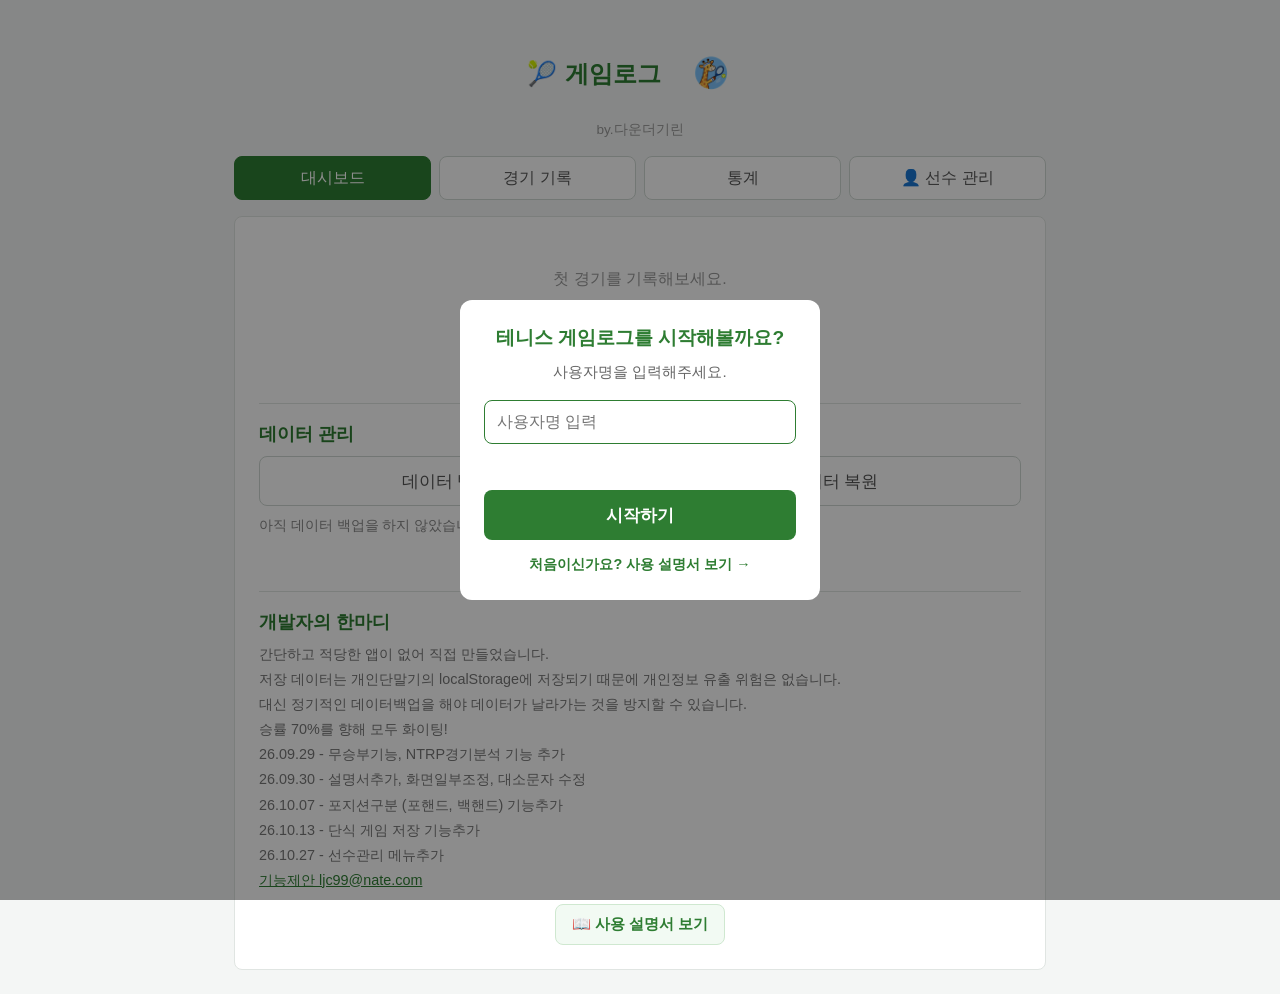
<file: index.html>
<!DOCTYPE html>
<html lang="ko">
<head>
  <meta charset="UTF-8" />
  <!-- 모바일에서 올바른 배율로 표시되도록 하는 뷰포트 설정 (설계 §5) -->
  <meta name="viewport" content="width=device-width, initial-scale=1.0" />
  <title>다운더기린의 게임로그</title>
  <link rel="stylesheet" href="style.css" />
</head>
<body>
  <!-- 최초 실행 시 사용자명 입력 오버레이 (기본 숨김, 사용자명 없으면 JS가 표시) -->
  <div id="username-setup" class="overlay" hidden>
    <div class="overlay-box">
      <h2 class="overlay-title">테니스 게임로그를 시작해볼까요?</h2>
      <p class="overlay-desc">사용자명을 입력해주세요.</p>
      <input type="text" id="username-input" class="overlay-input" placeholder="사용자명 입력" maxlength="20" />
      <p id="username-setup-message" class="form-message is-error"></p>
      <button type="button" id="username-start-button" class="save-button">시작하기</button>
      <p class="overlay-guide-link"><a href="guide.html" target="_blank" rel="noopener">처음이신가요? 사용 설명서 보기 →</a></p>
    </div>
  </div>

  <!-- 앱 전체를 감싸는 컨테이너 -->
  <div class="app">

    <!-- 앱 제목 (사용자명은 JS로 채움) -->
    <header class="app-header">
      <h1 class="app-title">🎾 <span id="app-title-user"></span><img src="logo.png" alt="로고" class="app-logo" /></h1>
      <p class="app-subtitle">by.다운더기린</p>
    </header>

    <!-- 탭 버튼 3개 (대시보드 / 경기 기록 / 통계) -->
    <!-- 클릭 시 화면 전환 동작은 Task 2에서 구현 예정 -->
    <nav class="tab-bar">
      <button class="tab-button is-active" data-tab="dashboard">대시보드</button>
      <button class="tab-button" data-tab="records">경기 기록</button>
      <button class="tab-button" data-tab="stats">통계</button>
      <button class="tab-button" data-tab="manage">👤 선수 관리</button>
    </nav>

    <!-- 탭별 내용 영역 (지금은 빈 골격만; 실제 내용은 이후 Task에서 채움) -->
    <main class="tab-panels">

      <!-- 탭 1: 대시보드 (Task 13) -->
      <section class="tab-panel is-active" id="dashboard">

        <!-- 주요 통계 요약 -->
        <div id="dashboard-summary"></div>

        <!-- NTRP 경기 분석 요약 -->
        <h2 class="section-title" id="dashboard-ntrp-title">NTRP 경기 분석</h2>
        <div id="dashboard-ntrp"></div>

        <!-- NTRP 전력별 승률 -->
        <h2 class="section-title" id="dashboard-ntrp-difficulty-title">NTRP 전력별 승률</h2>
        <div id="dashboard-ntrp-difficulty"></div>

        <!-- 전력 열세 경기 분석 -->
        <h2 class="section-title" id="dashboard-ntrp-upset-title">전력 열세 경기 분석</h2>
        <div id="dashboard-ntrp-upset"></div>

        <!-- 최근 경기 요약 -->
        <h2 class="section-title" id="dashboard-recent-title">최근 경기</h2>
        <div id="dashboard-recent"></div>

        <!-- 데이터 관리 (백업/복원) -->
        <section class="data-manage">
          <h2 class="section-title">데이터 관리</h2>
          <div class="data-manage-buttons">
            <button type="button" id="backup-button" class="cancel-button">데이터 백업</button>
            <button type="button" id="restore-button" class="cancel-button">데이터 복원</button>
          </div>
          <!-- 복원용 파일 선택 input (화면에는 숨김, 버튼으로 실행) -->
          <input type="file" id="restore-file" accept="application/json,.json" hidden />
          <p id="last-backup-status" class="backup-status"></p>
          <p id="backup-notice" class="backup-notice" hidden></p>
          <p id="data-manage-message" class="form-message" role="status"></p>
        </section>

        <!-- 개발자의 한마디 -->
        <section class="dev-note">
          <h2 class="section-title">개발자의 한마디</h2>
          <p>간단하고 적당한 앱이 없어 직접 만들었습니다.</p>
          <p>저장 데이터는 개인단말기의 localStorage에 저장되기 때문에 개인정보 유출 위험은 없습니다.</p>
          <p>대신 정기적인 데이터백업을 해야 데이터가 날라가는 것을 방지할 수 있습니다.</p>
          <p>승률 70%를 향해 모두 화이팅!</p>
          <p>26.09.29 - 무승부기능, NTRP경기분석 기능 추가</p>
          <p>26.09.30 - 설명서추가, 화면일부조정, 대소문자 수정</p>
          <p>26.10.07 - 포지션구분 (포핸드, 백핸드) 기능추가</p>
          <p>26.10.13 - 단식 게임 저장 기능추가</p>
          <p>26.10.27 - 선수관리 메뉴추가</p>
          <p><a href="mailto:ljc99@nate.com">기능제안 ljc99@nate.com</a></p>
        </section>

        <!-- 사용 설명서 링크 -->
        <section class="guide-link-section">
          <a href="guide.html" target="_blank" rel="noopener">📖 사용 설명서 보기</a>
        </section>

      </section>

      <!-- 탭 2: 경기 기록 -->
      <section class="tab-panel" id="records">

        <!-- 경기 입력 폼 (저장 동작은 Task 6에서 구현) -->
        <form id="match-form" class="match-form" autocomplete="off">
          <h2 class="section-title">경기 기록 입력</h2>
          <p class="form-hint"><span class="required-mark">*</span> 표시는 필수 항목입니다.</p>

          <!-- 경기 날짜 (필수, 기본값=오늘) -->
          <div class="field">
            <label for="input-date">경기 날짜 <span class="required-mark">*</span></label>
            <input type="date" id="input-date" name="date" required />
          </div>

          <!-- 경기 형태: 복식 / 단식 선택 -->
          <div class="field">
            <label>경기 형태 <span class="required-mark">*</span></label>
            <div class="type-buttons">
              <button type="button" class="type-button is-selected" data-type="doubles">복식</button>
              <button type="button" class="type-button" data-type="singles">단식</button>
            </div>
            <!-- 선택된 형태(doubles/singles)를 담아 두는 숨은 입력칸 -->
            <input type="hidden" id="input-type" name="type" value="doubles" />
          </div>

          <!-- 구장 (자동완성, 선택 입력) -->
          <div class="field">
            <label for="input-venue">구장 (선택)</label>
            <input type="text" id="input-venue" name="venue" list="venue-list" placeholder="예: 올림픽공원 테니스장" />
            <datalist id="venue-list"></datalist>
          </div>

          <!-- 나 (본인): 이름은 사용자명, NTRP는 내 NTRP 설정값 -->
          <div class="field">
            <label>나</label>
            <div class="fixed-value"><span id="me-name"></span></div>
            <span id="ntrp-me" class="ntrp-hint"></span>
          </div>

          <!-- 내 파트너 (자동완성) — 단식에서는 숨김 -->
          <div class="field" id="field-partner">
            <label for="input-partner">내 파트너</label>
            <input type="text" id="input-partner" name="partner" list="partner-list" placeholder="예: 홍길동" />
            <span id="ntrp-partner" class="ntrp-hint"></span>
            <datalist id="partner-list"></datalist>
            <!-- 파트너/상대 3명을 순환시켜 자동 입력 (같은 날 파트너 교체용) -->
            <button type="button" id="rotate-partners-button" class="rotate-button">🔄 파트너 변경</button>
          </div>

          <!-- 상대 선수 1 (자동완성) -->
          <div class="field">
            <label for="input-opponent1" id="label-opponent1">상대 선수 1</label>
            <input type="text" id="input-opponent1" name="opponent1" list="opponent-list" placeholder="예: 김철수" />
            <span id="ntrp-opponent1" class="ntrp-hint"></span>
          </div>

          <!-- 상대 선수 2 (자동완성) — 단식에서는 숨김 -->
          <div class="field" id="field-opponent2">
            <label for="input-opponent2">상대 선수 2</label>
            <input type="text" id="input-opponent2" name="opponent2" list="opponent-list" placeholder="예: 이영희" />
            <span id="ntrp-opponent2" class="ntrp-hint"></span>
            <!-- 상대 선수 1·2가 같은 후보 목록을 공유 -->
            <datalist id="opponent-list"></datalist>
          </div>

          <!-- 경기 점수: 내 점수 / 상대 점수 (필수). 승/무/패는 자동 판정된다. -->
          <div class="field">
            <label>경기 점수 <span class="required-mark">*</span></label>
            <div class="score-inputs">
              <div class="score-cell">
                <label for="input-my-score" class="score-cell-label">내 점수</label>
                <input type="number" id="input-my-score" name="myScore" min="0" step="1" inputmode="numeric" placeholder="예: 6" />
              </div>
              <span class="score-sep">:</span>
              <div class="score-cell">
                <label for="input-opp-score" class="score-cell-label">상대 점수</label>
                <input type="number" id="input-opp-score" name="oppScore" min="0" step="1" inputmode="numeric" placeholder="예: 4" />
              </div>
            </div>
            <!-- 점수로 자동 판정된 결과를 사람이 볼 수 있게 표시 -->
            <p id="result-preview" class="result-preview"></p>
            <!-- 자동 판정된 결과(W/L/D)를 담아 두는 숨은 입력칸 (저장/통계에서 사용) -->
            <input type="hidden" id="input-result" name="result" value="" />
          </div>

          <!-- 내 포지션: 포핸드 코트 / 백핸드 코트 (선택) — 단식에서는 숨김 -->
          <div class="field" id="field-court">
            <label>내 포지션 (선택)</label>
            <div class="court-buttons">
              <button type="button" class="court-button" data-court="FH">포핸드 코트</button>
              <button type="button" class="court-button" data-court="BH">백핸드 코트</button>
            </div>
            <!-- 선택된 포지션(FH/BH)을 담아 두는 숨은 입력칸 -->
            <input type="hidden" id="input-court" name="myCourt" value="" />
          </div>

          <!-- 경기 시간 (자유 입력) -->
          <div class="field">
            <label for="input-duration">경기 시간</label>
            <input type="text" id="input-duration" name="duration" placeholder="예: 90분" />
          </div>

          <!-- 메모 (선택) -->
          <div class="field">
            <label for="input-memo">메모 (선택)</label>
            <textarea id="input-memo" name="memo" rows="3" placeholder="경기에 대한 메모"></textarea>
          </div>

          <!-- 저장 / 취소 버튼 (취소는 수정 모드에서만 표시) -->
          <div class="field form-actions">
            <button type="submit" class="save-button">저장</button>
            <button type="button" id="cancel-edit-button" class="cancel-button" hidden>취소</button>
          </div>

          <!-- 저장 결과 안내 메시지 (성공/오류) -->
          <p id="form-message" class="form-message" role="status"></p>

          <!-- 백업 유도 배너 (오늘 경기가 일정 수 쌓이면 노출, 기본 숨김) -->
          <div id="backup-prompt" class="backup-prompt" hidden>
            <span id="backup-prompt-text" class="backup-prompt-text"></span>
            <button type="button" id="backup-prompt-button" class="save-button">지금 백업</button>
          </div>
        </form>

        <!-- 경기 목록 (Task 7: 조회 + 최근 우선 정렬) -->
        <section class="match-list-section">
          <h2 class="section-title">경기 목록</h2>
          <div id="match-list"></div>
        </section>

      </section>

      <!-- 탭 3: 통계 (Task 12) -->
      <section class="tab-panel" id="stats">

        <!-- 전체 통계 요약 카드 -->
        <h2 class="section-title">전체 통계</h2>
        <div id="stats-overall"></div>

        <!-- 경기 형태별 통계 (복식 / 단식) -->
        <h2 class="section-title">경기 형태별 통계</h2>
        <div id="stats-type"></div>

        <!-- NTRP 전력별 경기 분석 -->
        <h2 class="section-title">NTRP 전력별 경기 분석</h2>
        <div id="stats-ntrp"></div>

        <!-- 전력 열세 / 우세 경기 분석 (업셋) -->
        <h2 class="section-title">전력 열세 경기 분석</h2>
        <div id="stats-ntrp-upset"></div>

        <!-- 월별 통계 -->
        <h2 class="section-title">월별 통계</h2>
        <div id="stats-monthly"></div>

        <!-- 파트너별 통계 -->
        <h2 class="section-title">파트너별 통계</h2>
        <div id="stats-partner"></div>

        <!-- 상대별 통계 -->
        <h2 class="section-title">상대별 통계</h2>
        <div id="stats-opponent"></div>

        <!-- 구장별 통계 -->
        <h2 class="section-title">구장별 통계</h2>
        <div id="stats-venue"></div>

        <!-- 내 포지션별 통계 -->
        <h2 class="section-title">내 포지션별 통계</h2>
        <div id="stats-court"></div>

      </section>

      <!-- 탭 4: 선수 관리 (사용자 본인 설정 + 상대방 명단 관리) -->
      <section class="tab-panel" id="manage">

        <!-- 소제목: 내 정보 -->
        <h2 class="section-title manage-group-title">내 정보</h2>

        <!-- 사용자명 수정 -->
        <section class="username-edit">
          <button type="button" id="username-edit-button" class="text-button">사용자명 수정</button>

          <!-- 수정 폼 (기본 숨김) -->
          <div id="username-edit-form" class="username-edit-form" hidden>
            <p class="username-current">현재 사용자명: <span id="username-current-value"></span></p>
            <label for="username-edit-input">새 사용자명</label>
            <input type="text" id="username-edit-input" class="overlay-input" maxlength="20" />
            <p id="username-edit-message" class="form-message is-error"></p>
            <div class="username-edit-actions">
              <button type="button" id="username-save-button" class="save-button">저장</button>
              <button type="button" id="username-cancel-button" class="cancel-button">취소</button>
            </div>
          </div>

          <!-- 내 NTRP 설정 -->
          <div class="my-ntrp-setting">
            <label for="my-ntrp-input">내 NTRP</label>
            <select id="my-ntrp-input">
              <option value="">모름</option>
            </select>
            <button type="button" id="my-ntrp-save-button" class="save-button">저장</button>
            <span id="my-ntrp-current" class="ntrp-hint"></span>
          </div>
          <!-- 저장 확인 메시지 (저장 시 잠깐 표시) -->
          <p id="my-ntrp-message" class="form-message" role="status" aria-live="polite"></p>
        </section>

        <!-- 소제목: 상대방 명단 -->
        <h2 class="section-title manage-group-title">상대방 명단</h2>

        <!-- 상대방 관리 (Master + NTRP) -->
        <section class="opponent-master-section">

          <!-- 등록/수정 폼 -->
          <div class="master-form">
            <div class="field">
              <label for="master-name-input">상대방 이름</label>
              <input type="text" id="master-name-input" placeholder="예: 김철수" />
              <!-- 입력 중 실시간 중복 안내 (신규 추가 모드에서만 표시) -->
              <p id="master-name-dup-hint" class="master-dup-hint" role="status" aria-live="polite" hidden></p>
            </div>
            <div class="field">
              <label for="master-ntrp-input">NTRP</label>
              <select id="master-ntrp-input">
                <option value="">모름</option>
              </select>
            </div>
            <p id="master-message" class="form-message is-error"></p>
            <div class="master-form-actions">
              <button type="button" id="master-add-button" class="save-button">추가</button>
              <button type="button" id="master-cancel-button" class="cancel-button" hidden>취소</button>
            </div>
          </div>

          <!-- 이름 검색/필터 -->
          <div class="field master-search-field">
            <label for="master-search-input">이름 검색</label>
            <input type="text" id="master-search-input" placeholder="상대방 이름으로 검색" autocomplete="off" />
          </div>

          <!-- 목록 -->
          <div id="master-list"></div>
        </section>

      </section>

    </main>

  </div>

  <script src="app.js"></script>
</body>
</html>
</file>
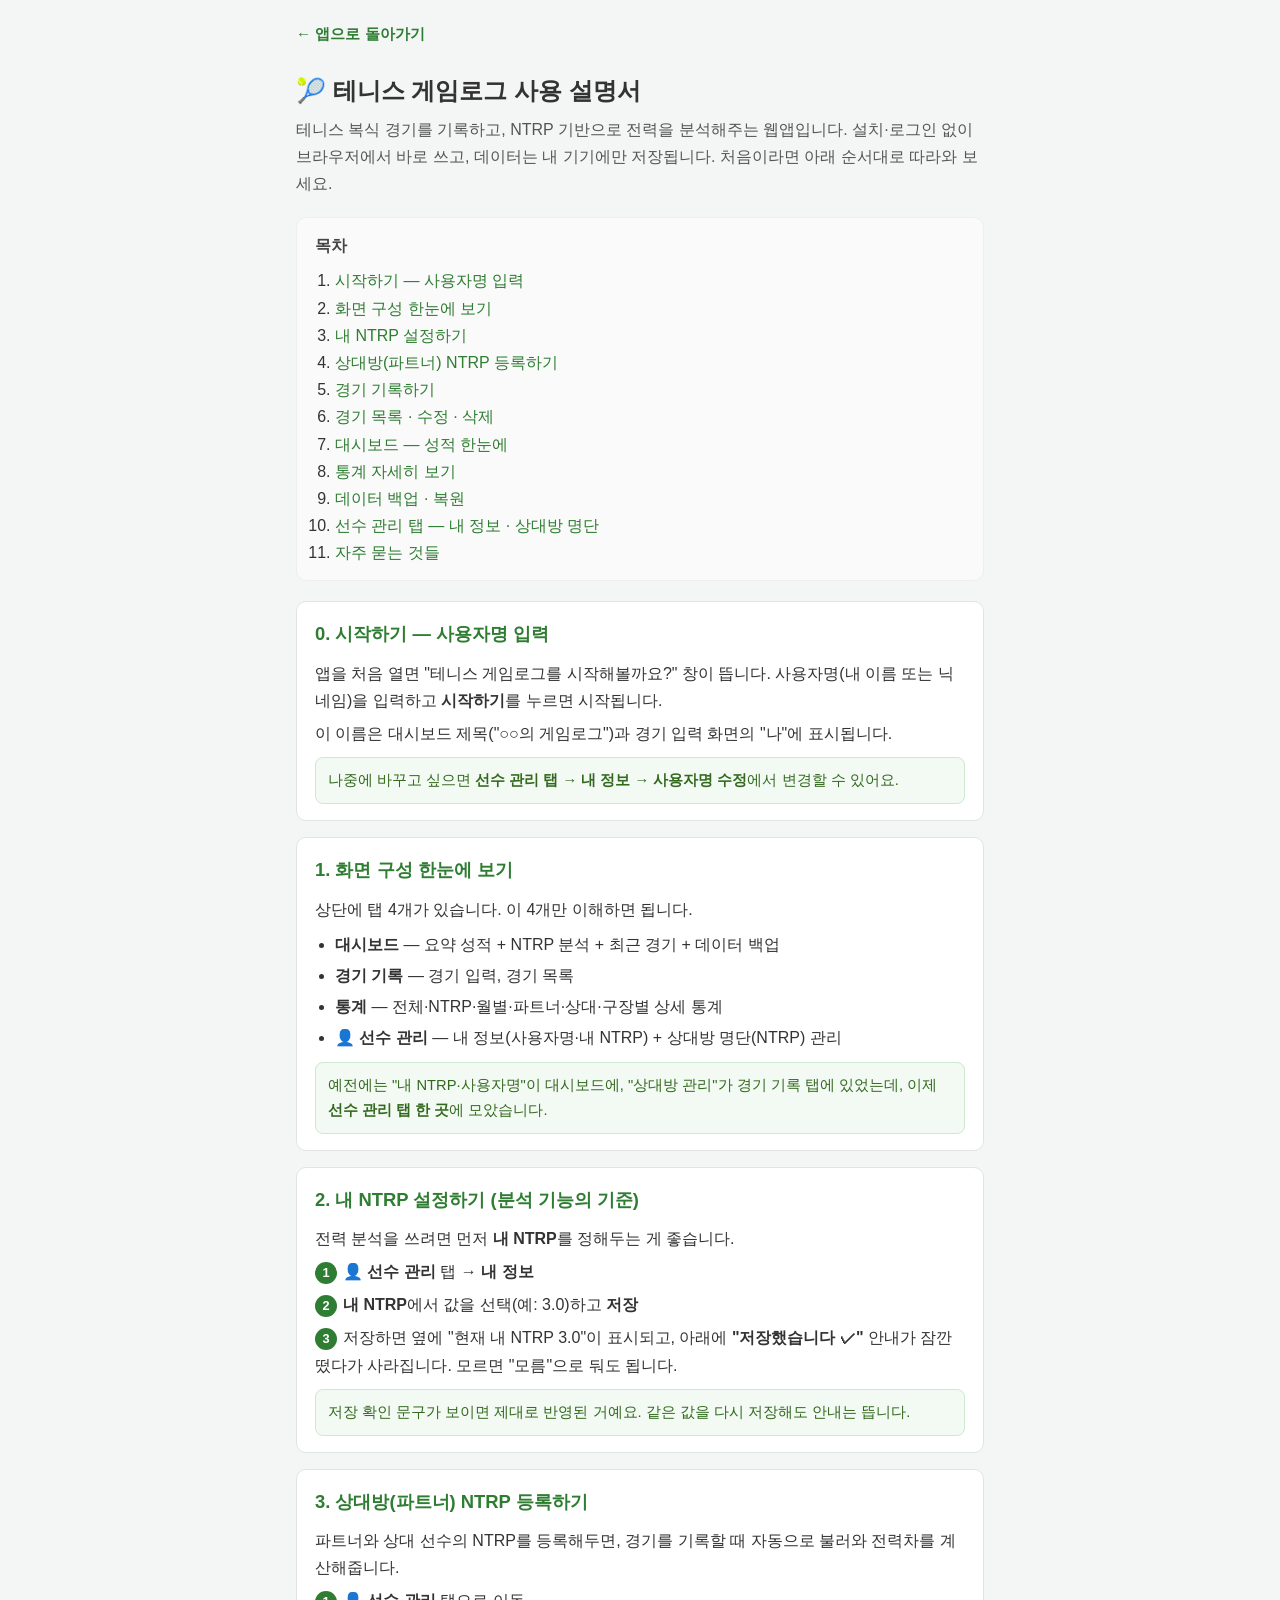
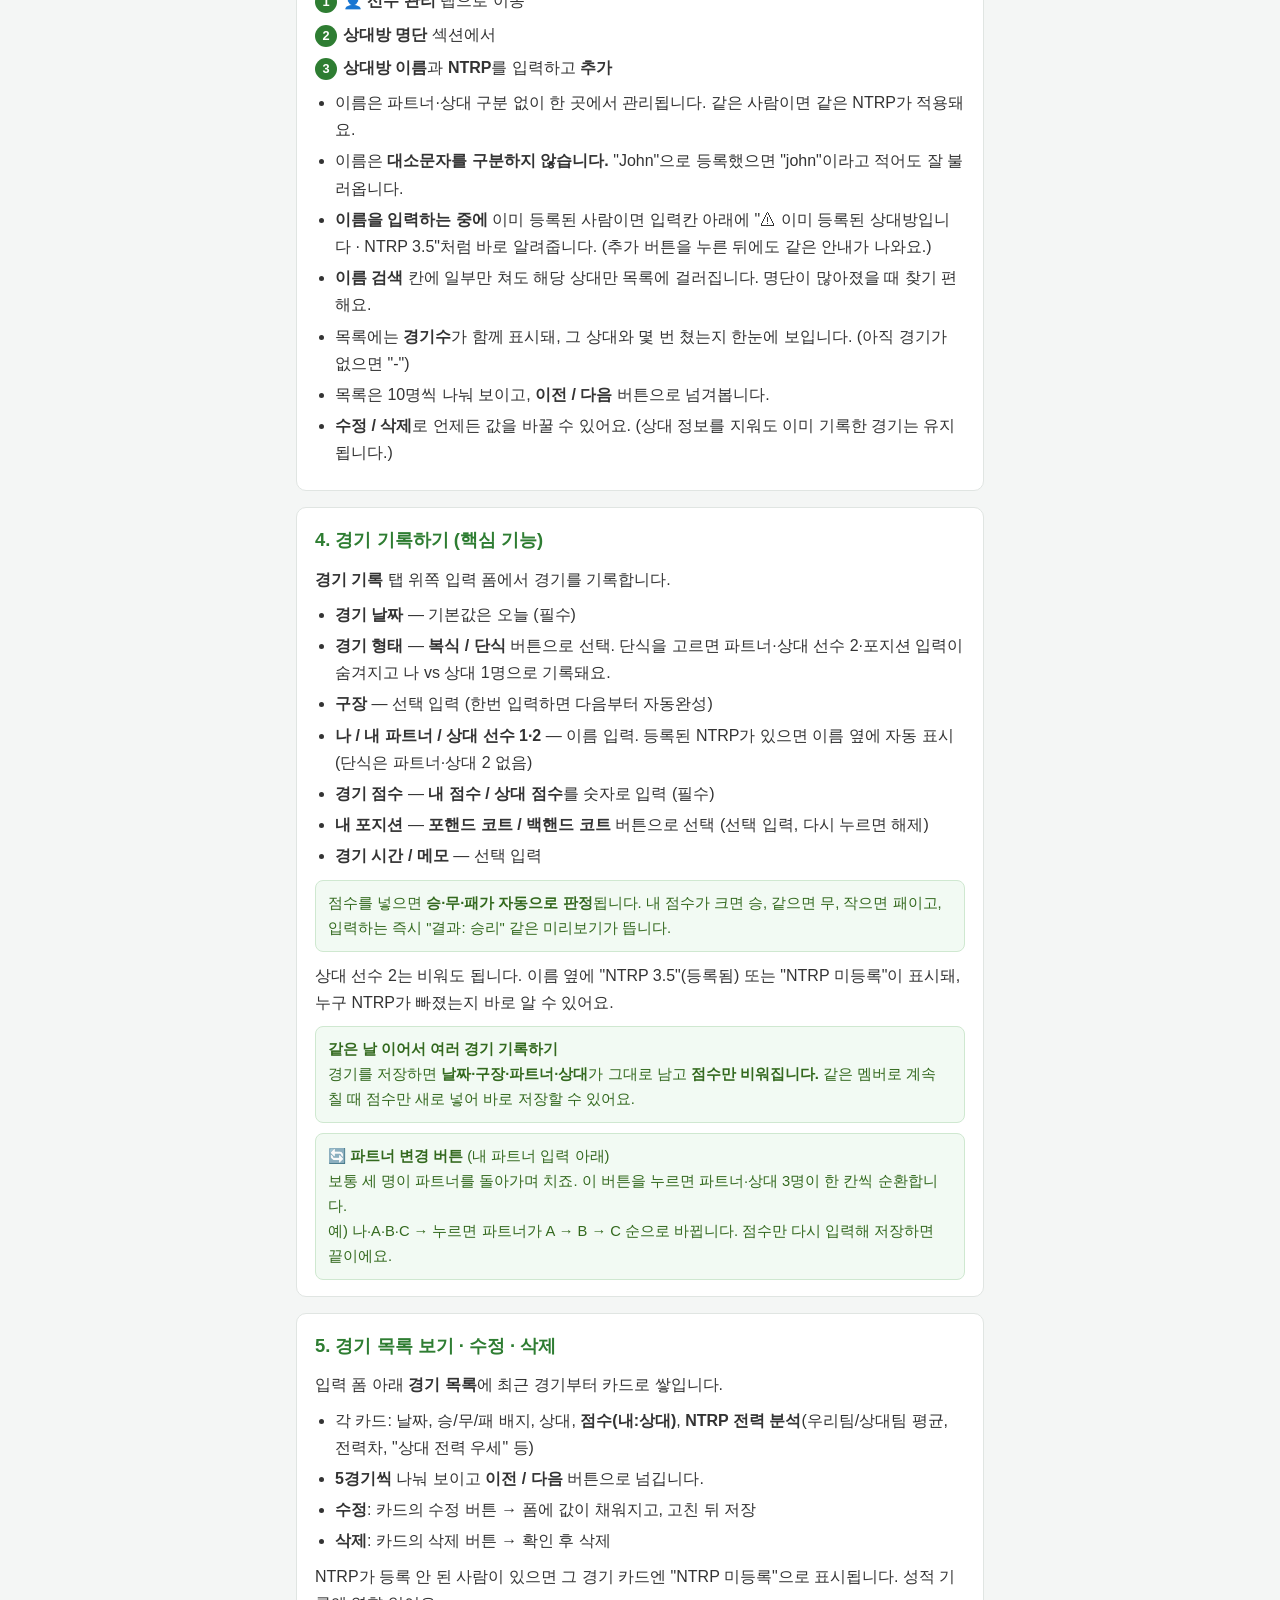
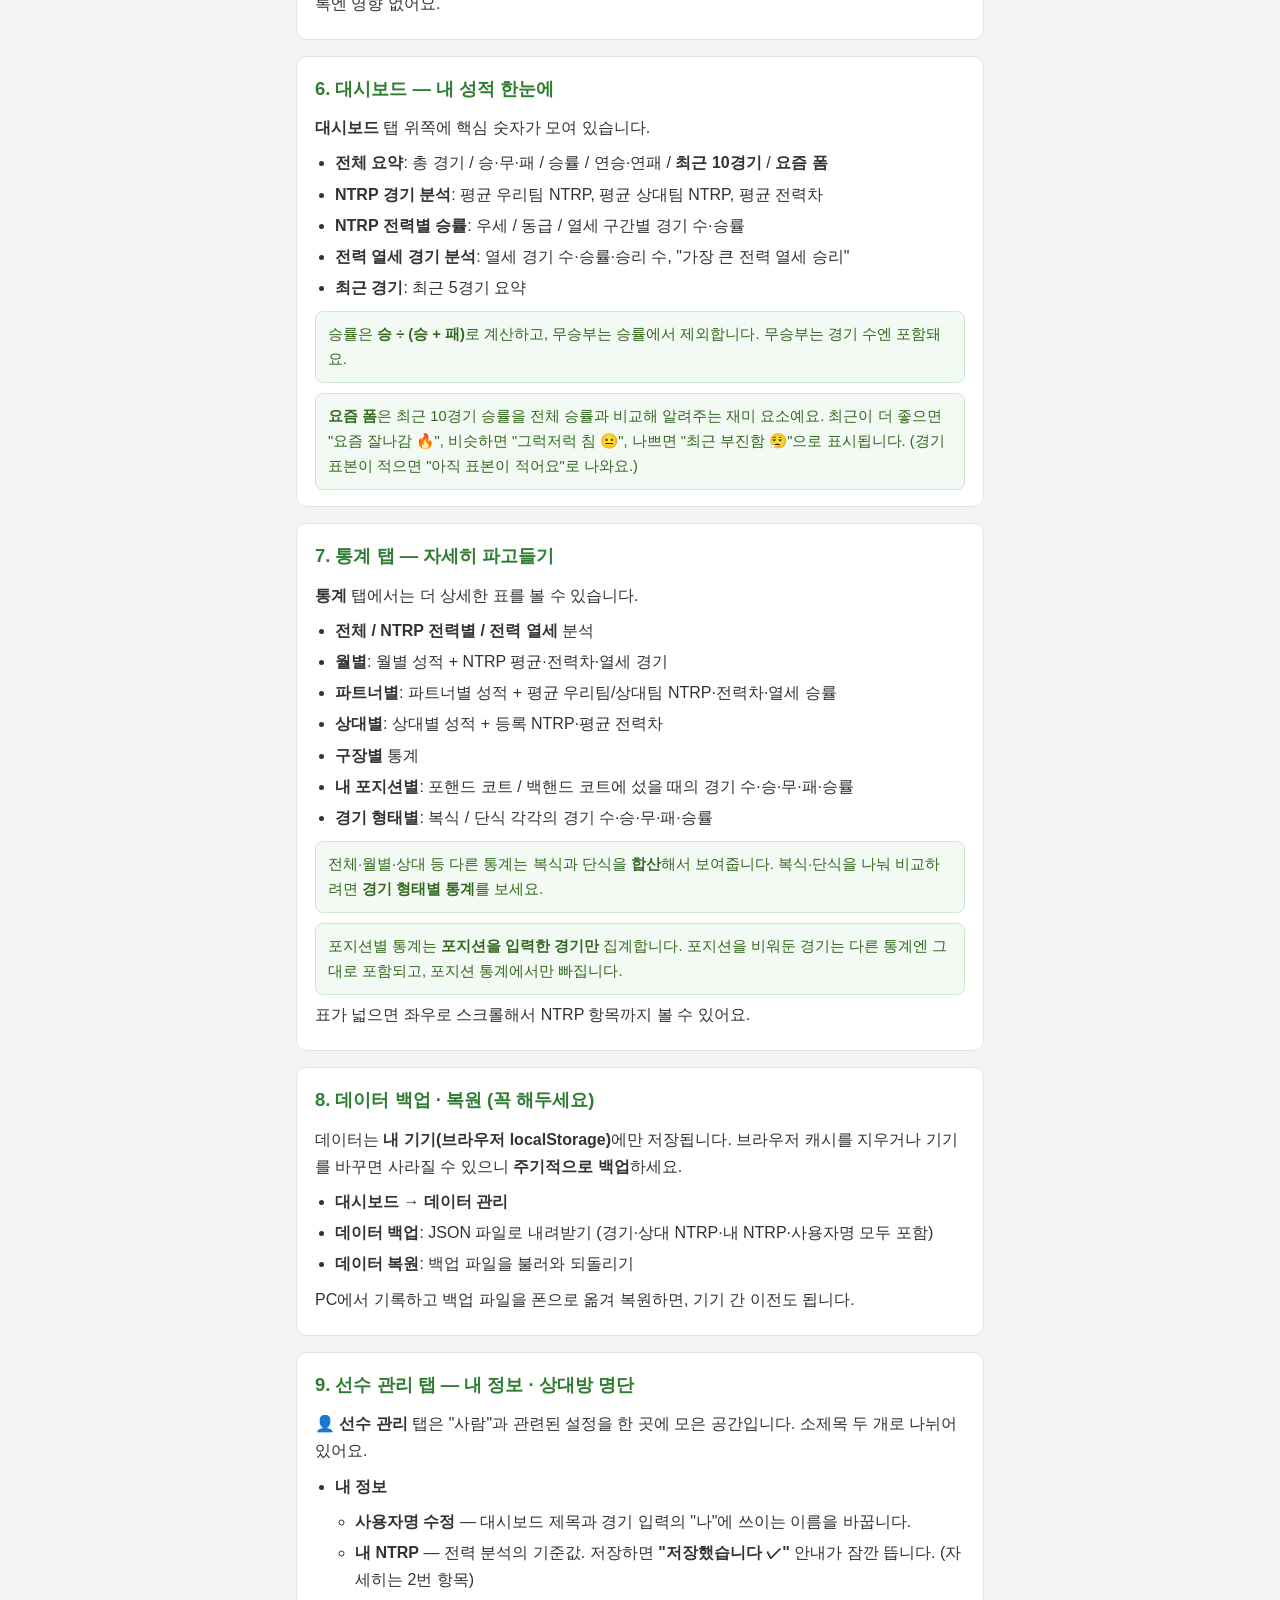
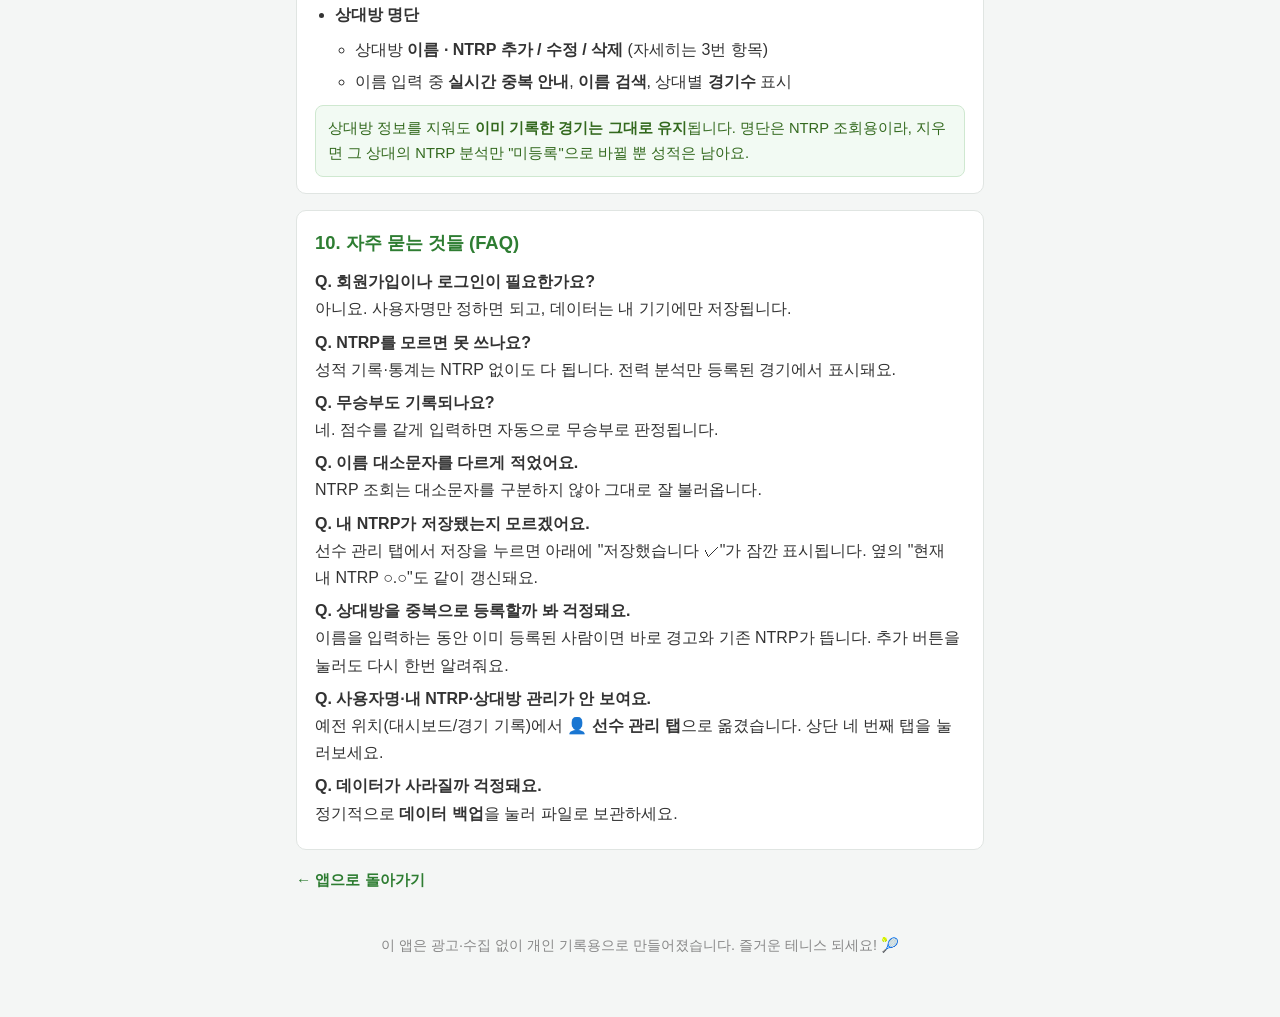
<file: guide.html>
<!DOCTYPE html>
<html lang="ko">
<head>
  <meta charset="UTF-8" />
  <meta name="viewport" content="width=device-width, initial-scale=1.0" />
  <title>사용 설명서 · 테니스 게임로그</title>
  <link rel="stylesheet" href="style.css" />
  <style>
    /* 안내문 전용 최소 스타일 (앱 style.css를 건드리지 않고 이 페이지에서만 사용) */
    .guide-wrap {
      max-width: 720px;
      margin: 0 auto;
      padding: 20px 16px 60px;
      line-height: 1.7;
      color: #333;
    }
    .guide-wrap h1 {
      font-size: 1.5rem;
      margin: 8px 0 4px;
    }
    .guide-lead {
      color: #555;
      margin: 0 0 20px;
    }
    .guide-back {
      display: inline-block;
      margin-bottom: 16px;
      font-size: 0.95rem;
      color: #2e7d32;
      text-decoration: none;
      font-weight: 600;
    }
    .guide-back:hover { text-decoration: underline; }
    .guide-section {
      border: 1px solid #e0e5e2;
      border-radius: 10px;
      padding: 16px 18px;
      margin-bottom: 16px;
      background-color: #fff;
    }
    .guide-section h2 {
      font-size: 1.15rem;
      margin: 0 0 10px;
      color: #2e7d32;
    }
    .guide-section p { margin: 6px 0; }
    .guide-section ul { margin: 8px 0; padding-left: 20px; }
    .guide-section li { margin: 4px 0; }
    .guide-note {
      background-color: #f2faf3;
      border: 1px solid #cfe8d0;
      border-radius: 8px;
      padding: 10px 12px;
      font-size: 0.92rem;
      color: #33691e;
      margin-top: 10px;
    }
    .guide-step {
      display: inline-block;
      min-width: 22px;
      height: 22px;
      line-height: 22px;
      text-align: center;
      border-radius: 50%;
      background-color: #2e7d32;
      color: #fff;
      font-size: 0.8rem;
      font-weight: 700;
      margin-right: 6px;
    }
    .guide-footer {
      margin-top: 24px;
      text-align: center;
      color: #888;
      font-size: 0.9rem;
    }
    .guide-toc {
      background-color: #fafafa;
      border: 1px solid #eee;
      border-radius: 10px;
      padding: 14px 18px;
      margin-bottom: 20px;
    }
    .guide-toc h2 { font-size: 1rem; margin: 0 0 8px; color: #444; }
    .guide-toc ol { margin: 0; padding-left: 20px; }
    .guide-toc a { color: #2e7d32; text-decoration: none; }
    .guide-toc a:hover { text-decoration: underline; }
  </style>
</head>
<body>
  <div class="guide-wrap">

    <!-- 앱으로 돌아가기 -->
    <a class="guide-back" href="index.html">← 앱으로 돌아가기</a>

    <h1>🎾 테니스 게임로그 사용 설명서</h1>
    <p class="guide-lead">
      테니스 복식 경기를 기록하고, NTRP 기반으로 전력을 분석해주는 웹앱입니다.
      설치·로그인 없이 브라우저에서 바로 쓰고, 데이터는 내 기기에만 저장됩니다.
      처음이라면 아래 순서대로 따라와 보세요.
    </p>

    <!-- 목차 -->
    <nav class="guide-toc">
      <h2>목차</h2>
      <ol>
        <li><a href="#step0">시작하기 — 사용자명 입력</a></li>
        <li><a href="#step1">화면 구성 한눈에 보기</a></li>
        <li><a href="#step2">내 NTRP 설정하기</a></li>
        <li><a href="#step3">상대방(파트너) NTRP 등록하기</a></li>
        <li><a href="#step4">경기 기록하기</a></li>
        <li><a href="#step5">경기 목록 · 수정 · 삭제</a></li>
        <li><a href="#step6">대시보드 — 성적 한눈에</a></li>
        <li><a href="#step7">통계 자세히 보기</a></li>
        <li><a href="#step8">데이터 백업 · 복원</a></li>
        <li><a href="#step9">선수 관리 탭 — 내 정보 · 상대방 명단</a></li>
        <li><a href="#faq">자주 묻는 것들</a></li>
      </ol>
    </nav>

    <section class="guide-section" id="step0">
      <h2>0. 시작하기 — 사용자명 입력</h2>
      <p>앱을 처음 열면 "테니스 게임로그를 시작해볼까요?" 창이 뜹니다. 사용자명(내 이름 또는 닉네임)을 입력하고 <strong>시작하기</strong>를 누르면 시작됩니다.</p>
      <p>이 이름은 대시보드 제목("○○의 게임로그")과 경기 입력 화면의 "나"에 표시됩니다.</p>
      <div class="guide-note">나중에 바꾸고 싶으면 <strong>선수 관리 탭 → 내 정보 → 사용자명 수정</strong>에서 변경할 수 있어요.</div>
    </section>

    <section class="guide-section" id="step1">
      <h2>1. 화면 구성 한눈에 보기</h2>
      <p>상단에 탭 4개가 있습니다. 이 4개만 이해하면 됩니다.</p>
      <ul>
        <li><strong>대시보드</strong> — 요약 성적 + NTRP 분석 + 최근 경기 + 데이터 백업</li>
        <li><strong>경기 기록</strong> — 경기 입력, 경기 목록</li>
        <li><strong>통계</strong> — 전체·NTRP·월별·파트너·상대·구장별 상세 통계</li>
        <li><strong>👤 선수 관리</strong> — 내 정보(사용자명·내 NTRP) + 상대방 명단(NTRP) 관리</li>
      </ul>
      <div class="guide-note">예전에는 "내 NTRP·사용자명"이 대시보드에, "상대방 관리"가 경기 기록 탭에 있었는데, 이제 <strong>선수 관리 탭 한 곳</strong>에 모았습니다.</div>
    </section>

    <section class="guide-section" id="step2">
      <h2>2. 내 NTRP 설정하기 (분석 기능의 기준)</h2>
      <p>전력 분석을 쓰려면 먼저 <strong>내 NTRP</strong>를 정해두는 게 좋습니다.</p>
      <p><span class="guide-step">1</span><strong>👤 선수 관리</strong> 탭 → <strong>내 정보</strong></p>
      <p><span class="guide-step">2</span><strong>내 NTRP</strong>에서 값을 선택(예: 3.0)하고 <strong>저장</strong></p>
      <p><span class="guide-step">3</span>저장하면 옆에 "현재 내 NTRP 3.0"이 표시되고, 아래에 <strong>"저장했습니다 ✓"</strong> 안내가 잠깐 떴다가 사라집니다. 모르면 "모름"으로 둬도 됩니다.</p>
      <div class="guide-note">저장 확인 문구가 보이면 제대로 반영된 거예요. 같은 값을 다시 저장해도 안내는 뜹니다.</div>
    </section>

    <section class="guide-section" id="step3">
      <h2>3. 상대방(파트너) NTRP 등록하기</h2>
      <p>파트너와 상대 선수의 NTRP를 등록해두면, 경기를 기록할 때 자동으로 불러와 전력차를 계산해줍니다.</p>
      <p><span class="guide-step">1</span><strong>👤 선수 관리</strong> 탭으로 이동</p>
      <p><span class="guide-step">2</span><strong>상대방 명단</strong> 섹션에서</p>
      <p><span class="guide-step">3</span><strong>상대방 이름</strong>과 <strong>NTRP</strong>를 입력하고 <strong>추가</strong></p>
      <ul>
        <li>이름은 파트너·상대 구분 없이 한 곳에서 관리됩니다. 같은 사람이면 같은 NTRP가 적용돼요.</li>
        <li>이름은 <strong>대소문자를 구분하지 않습니다.</strong> "John"으로 등록했으면 "john"이라고 적어도 잘 불러옵니다.</li>
        <li><strong>이름을 입력하는 중에</strong> 이미 등록된 사람이면 입력칸 아래에 "⚠ 이미 등록된 상대방입니다 · NTRP 3.5"처럼 바로 알려줍니다. (추가 버튼을 누른 뒤에도 같은 안내가 나와요.)</li>
        <li><strong>이름 검색</strong> 칸에 일부만 쳐도 해당 상대만 목록에 걸러집니다. 명단이 많아졌을 때 찾기 편해요.</li>
        <li>목록에는 <strong>경기수</strong>가 함께 표시돼, 그 상대와 몇 번 쳤는지 한눈에 보입니다. (아직 경기가 없으면 "-")</li>
        <li>목록은 10명씩 나눠 보이고, <strong>이전 / 다음</strong> 버튼으로 넘겨봅니다.</li>
        <li><strong>수정 / 삭제</strong>로 언제든 값을 바꿀 수 있어요. (상대 정보를 지워도 이미 기록한 경기는 유지됩니다.)</li>
      </ul>
    </section>

    <section class="guide-section" id="step4">
      <h2>4. 경기 기록하기 (핵심 기능)</h2>
      <p><strong>경기 기록</strong> 탭 위쪽 입력 폼에서 경기를 기록합니다.</p>
      <ul>
        <li><strong>경기 날짜</strong> — 기본값은 오늘 (필수)</li>
        <li><strong>경기 형태</strong> — <strong>복식 / 단식</strong> 버튼으로 선택. 단식을 고르면 파트너·상대 선수 2·포지션 입력이 숨겨지고 나 vs 상대 1명으로 기록돼요.</li>
        <li><strong>구장</strong> — 선택 입력 (한번 입력하면 다음부터 자동완성)</li>
        <li><strong>나 / 내 파트너 / 상대 선수 1·2</strong> — 이름 입력. 등록된 NTRP가 있으면 이름 옆에 자동 표시 (단식은 파트너·상대 2 없음)</li>
        <li><strong>경기 점수</strong> — <strong>내 점수 / 상대 점수</strong>를 숫자로 입력 (필수)</li>
        <li><strong>내 포지션</strong> — <strong>포핸드 코트 / 백핸드 코트</strong> 버튼으로 선택 (선택 입력, 다시 누르면 해제)</li>
        <li><strong>경기 시간 / 메모</strong> — 선택 입력</li>
      </ul>
      <div class="guide-note">
        점수를 넣으면 <strong>승·무·패가 자동으로 판정</strong>됩니다. 내 점수가 크면 승, 같으면 무, 작으면 패이고,
        입력하는 즉시 "결과: 승리" 같은 미리보기가 뜹니다.
      </div>
      <p style="margin-top:10px;">상대 선수 2는 비워도 됩니다. 이름 옆에 "NTRP 3.5"(등록됨) 또는 "NTRP 미등록"이 표시돼, 누구 NTRP가 빠졌는지 바로 알 수 있어요.</p>

      <div class="guide-note">
        <strong>같은 날 이어서 여러 경기 기록하기</strong><br />
        경기를 저장하면 <strong>날짜·구장·파트너·상대</strong>가 그대로 남고 <strong>점수만 비워집니다.</strong>
        같은 멤버로 계속 칠 때 점수만 새로 넣어 바로 저장할 수 있어요.
      </div>
      <div class="guide-note">
        <strong>🔄 파트너 변경 버튼</strong> (내 파트너 입력 아래)<br />
        보통 세 명이 파트너를 돌아가며 치죠. 이 버튼을 누르면 파트너·상대 3명이 한 칸씩 순환합니다.<br />
        예) 나·A·B·C → 누르면 파트너가 A → B → C 순으로 바뀝니다. 점수만 다시 입력해 저장하면 끝이에요.
      </div>
    </section>

    <section class="guide-section" id="step5">
      <h2>5. 경기 목록 보기 · 수정 · 삭제</h2>
      <p>입력 폼 아래 <strong>경기 목록</strong>에 최근 경기부터 카드로 쌓입니다.</p>
      <ul>
        <li>각 카드: 날짜, 승/무/패 배지, 상대, <strong>점수(내:상대)</strong>, <strong>NTRP 전력 분석</strong>(우리팀/상대팀 평균, 전력차, "상대 전력 우세" 등)</li>
        <li><strong>5경기씩</strong> 나눠 보이고 <strong>이전 / 다음</strong> 버튼으로 넘깁니다.</li>
        <li><strong>수정</strong>: 카드의 수정 버튼 → 폼에 값이 채워지고, 고친 뒤 저장</li>
        <li><strong>삭제</strong>: 카드의 삭제 버튼 → 확인 후 삭제</li>
      </ul>
      <p>NTRP가 등록 안 된 사람이 있으면 그 경기 카드엔 "NTRP 미등록"으로 표시됩니다. 성적 기록엔 영향 없어요.</p>
    </section>

    <section class="guide-section" id="step6">
      <h2>6. 대시보드 — 내 성적 한눈에</h2>
      <p><strong>대시보드</strong> 탭 위쪽에 핵심 숫자가 모여 있습니다.</p>
      <ul>
        <li><strong>전체 요약</strong>: 총 경기 / 승·무·패 / 승률 / 연승·연패 / <strong>최근 10경기</strong> / <strong>요즘 폼</strong></li>
        <li><strong>NTRP 경기 분석</strong>: 평균 우리팀 NTRP, 평균 상대팀 NTRP, 평균 전력차</li>
        <li><strong>NTRP 전력별 승률</strong>: 우세 / 동급 / 열세 구간별 경기 수·승률</li>
        <li><strong>전력 열세 경기 분석</strong>: 열세 경기 수·승률·승리 수, "가장 큰 전력 열세 승리"</li>
        <li><strong>최근 경기</strong>: 최근 5경기 요약</li>
      </ul>
      <div class="guide-note">승률은 <strong>승 ÷ (승 + 패)</strong>로 계산하고, 무승부는 승률에서 제외합니다. 무승부는 경기 수엔 포함돼요.</div>
      <div class="guide-note">
        <strong>요즘 폼</strong>은 최근 10경기 승률을 전체 승률과 비교해 알려주는 재미 요소예요.
        최근이 더 좋으면 "요즘 잘나감 🔥", 비슷하면 "그럭저럭 침 😐", 나쁘면 "최근 부진함 😮‍💨"으로 표시됩니다.
        (경기 표본이 적으면 "아직 표본이 적어요"로 나와요.)
      </div>
    </section>

    <section class="guide-section" id="step7">
      <h2>7. 통계 탭 — 자세히 파고들기</h2>
      <p><strong>통계</strong> 탭에서는 더 상세한 표를 볼 수 있습니다.</p>
      <ul>
        <li><strong>전체 / NTRP 전력별 / 전력 열세</strong> 분석</li>
        <li><strong>월별</strong>: 월별 성적 + NTRP 평균·전력차·열세 경기</li>
        <li><strong>파트너별</strong>: 파트너별 성적 + 평균 우리팀/상대팀 NTRP·전력차·열세 승률</li>
        <li><strong>상대별</strong>: 상대별 성적 + 등록 NTRP·평균 전력차</li>
        <li><strong>구장별</strong> 통계</li>
        <li><strong>내 포지션별</strong>: 포핸드 코트 / 백핸드 코트에 섰을 때의 경기 수·승·무·패·승률</li>
        <li><strong>경기 형태별</strong>: 복식 / 단식 각각의 경기 수·승·무·패·승률</li>
      </ul>
      <div class="guide-note">전체·월별·상대 등 다른 통계는 복식과 단식을 <strong>합산</strong>해서 보여줍니다. 복식·단식을 나눠 비교하려면 <strong>경기 형태별 통계</strong>를 보세요.</div>
      <div class="guide-note">포지션별 통계는 <strong>포지션을 입력한 경기만</strong> 집계합니다. 포지션을 비워둔 경기는 다른 통계엔 그대로 포함되고, 포지션 통계에서만 빠집니다.</div>
      <p>표가 넓으면 좌우로 스크롤해서 NTRP 항목까지 볼 수 있어요.</p>
    </section>

    <section class="guide-section" id="step8">
      <h2>8. 데이터 백업 · 복원 (꼭 해두세요)</h2>
      <p>데이터는 <strong>내 기기(브라우저 localStorage)</strong>에만 저장됩니다. 브라우저 캐시를 지우거나 기기를 바꾸면 사라질 수 있으니 <strong>주기적으로 백업</strong>하세요.</p>
      <ul>
        <li><strong>대시보드 → 데이터 관리</strong></li>
        <li><strong>데이터 백업</strong>: JSON 파일로 내려받기 (경기·상대 NTRP·내 NTRP·사용자명 모두 포함)</li>
        <li><strong>데이터 복원</strong>: 백업 파일을 불러와 되돌리기</li>
      </ul>
      <p>PC에서 기록하고 백업 파일을 폰으로 옮겨 복원하면, 기기 간 이전도 됩니다.</p>
    </section>

    <section class="guide-section" id="step9">
      <h2>9. 선수 관리 탭 — 내 정보 · 상대방 명단</h2>
      <p><strong>👤 선수 관리</strong> 탭은 "사람"과 관련된 설정을 한 곳에 모은 공간입니다. 소제목 두 개로 나뉘어 있어요.</p>
      <ul>
        <li><strong>내 정보</strong>
          <ul>
            <li><strong>사용자명 수정</strong> — 대시보드 제목과 경기 입력의 "나"에 쓰이는 이름을 바꿉니다.</li>
            <li><strong>내 NTRP</strong> — 전력 분석의 기준값. 저장하면 <strong>"저장했습니다 ✓"</strong> 안내가 잠깐 뜹니다. (자세히는 2번 항목)</li>
          </ul>
        </li>
        <li><strong>상대방 명단</strong>
          <ul>
            <li>상대방 <strong>이름 · NTRP 추가 / 수정 / 삭제</strong> (자세히는 3번 항목)</li>
            <li>이름 입력 중 <strong>실시간 중복 안내</strong>, <strong>이름 검색</strong>, 상대별 <strong>경기수</strong> 표시</li>
          </ul>
        </li>
      </ul>
      <div class="guide-note">상대방 정보를 지워도 <strong>이미 기록한 경기는 그대로 유지</strong>됩니다. 명단은 NTRP 조회용이라, 지우면 그 상대의 NTRP 분석만 "미등록"으로 바뀔 뿐 성적은 남아요.</div>
    </section>

    <section class="guide-section" id="faq">
      <h2>10. 자주 묻는 것들 (FAQ)</h2>
      <p><strong>Q. 회원가입이나 로그인이 필요한가요?</strong><br />아니요. 사용자명만 정하면 되고, 데이터는 내 기기에만 저장됩니다.</p>
      <p><strong>Q. NTRP를 모르면 못 쓰나요?</strong><br />성적 기록·통계는 NTRP 없이도 다 됩니다. 전력 분석만 등록된 경기에서 표시돼요.</p>
      <p><strong>Q. 무승부도 기록되나요?</strong><br />네. 점수를 같게 입력하면 자동으로 무승부로 판정됩니다.</p>
      <p><strong>Q. 이름 대소문자를 다르게 적었어요.</strong><br />NTRP 조회는 대소문자를 구분하지 않아 그대로 잘 불러옵니다.</p>
      <p><strong>Q. 내 NTRP가 저장됐는지 모르겠어요.</strong><br />선수 관리 탭에서 저장을 누르면 아래에 "저장했습니다 ✓"가 잠깐 표시됩니다. 옆의 "현재 내 NTRP ○.○"도 같이 갱신돼요.</p>
      <p><strong>Q. 상대방을 중복으로 등록할까 봐 걱정돼요.</strong><br />이름을 입력하는 동안 이미 등록된 사람이면 바로 경고와 기존 NTRP가 뜹니다. 추가 버튼을 눌러도 다시 한번 알려줘요.</p>
      <p><strong>Q. 사용자명·내 NTRP·상대방 관리가 안 보여요.</strong><br />예전 위치(대시보드/경기 기록)에서 <strong>👤 선수 관리 탭</strong>으로 옮겼습니다. 상단 네 번째 탭을 눌러보세요.</p>
      <p><strong>Q. 데이터가 사라질까 걱정돼요.</strong><br />정기적으로 <strong>데이터 백업</strong>을 눌러 파일로 보관하세요.</p>
    </section>

    <a class="guide-back" href="index.html">← 앱으로 돌아가기</a>

    <p class="guide-footer">이 앱은 광고·수집 없이 개인 기록용으로 만들어졌습니다. 즐거운 테니스 되세요! 🎾</p>

  </div>
</body>
</html>
</file>
<file: style.css>
/*
  테니스 복식 기록 - 스타일
  - 모바일 우선(Mobile-first)으로 작성 (설계 §5)
  - 반응형/접근성 마무리는 파일 하단 "Task 15" 블록 참고
*/

/* 기본 리셋 및 공통 설정 */
* {
  box-sizing: border-box;
  margin: 0;
  padding: 0;
}

body {
  font-family: -apple-system, BlinkMacSystemFont, "Segoe UI", Roboto, "Malgun Gothic", sans-serif;
  background-color: #f4f6f5;
  color: #333;
  line-height: 1.5;
}

/* 앱 전체 컨테이너: 넓은 화면에서는 가운데 정렬 + 최대 너비 제한 */
.app {
  width: 100%;
  max-width: 720px;
  margin: 0 auto;
  padding: 16px;
}

/* 앱 제목 */
.app-header {
  text-align: center;
  padding: 8px 0 16px;
}

.app-title {
  font-size: 1.5rem;
  color: #2e7d32; /* 코트 그린 계열 포인트 색 */
  display: inline-flex;
  align-items: center; /* 제목 텍스트와 로고를 세로 가운데 정렬 */
  gap: 8px;
}

/* 제목 아래 고정 부제목 */
.app-subtitle {
  margin-top: 4px;
  font-size: 0.85rem;
  color: #999;
}

/* 제목 뒤 로고 아이콘 */
.app-logo {
  height: 3.5em;
  width: auto;
  vertical-align: middle;
}

/* 탭 버튼 영역 */
.tab-bar {
  display: flex;
  gap: 8px;
  margin-bottom: 16px;
}

.tab-button {
  flex: 1; /* 4개 버튼이 가로 폭을 균등하게 나눠 가짐 */
  min-height: 44px; /* 터치하기 충분한 크기 (설계 §5) */
  padding: 0 4px;
  border: 1px solid #cfd8d3;
  background-color: #ffffff;
  color: #555;
  font-size: 1rem;
  border-radius: 8px;
  cursor: pointer;
  white-space: nowrap; /* 탭 라벨이 줄바꿈되지 않도록 */
}

/* 현재 선택된 탭 버튼 강조 */
.tab-button.is-active {
  background-color: #2e7d32;
  color: #ffffff;
  border-color: #2e7d32;
}

/* 탭 내용 영역 */
.tab-panels {
  width: 100%;
}

.tab-panel {
  display: none; /* 기본은 숨김 */
  background-color: #ffffff;
  border: 1px solid #e0e5e2;
  border-radius: 8px;
  padding: 16px;
  min-height: 120px;
}

/* 현재 활성화된 탭만 표시 */
.tab-panel.is-active {
  display: block;
}

/* 아직 내용이 없는 영역의 안내 문구 */
.placeholder {
  color: #999;
  text-align: center;
  padding: 24px 0;
}

/* ============================================================
   경기 입력 폼 (Task 5) - 모바일 우선
   ============================================================ */

.section-title {
  font-size: 1.15rem;
  color: #2e7d32;
  margin-bottom: 8px;
}

.form-hint {
  font-size: 0.85rem;
  color: #888;
  margin-bottom: 16px;
}

/* 필수 표시(*) 색상 */
.required-mark {
  color: #c62828;
}

/* 각 입력 항목을 세로로 배치 (모바일 우선) */
.field {
  margin-bottom: 16px;
}

.field label {
  display: block;
  font-size: 0.95rem;
  color: #444;
  margin-bottom: 6px;
}

/* 입력창 공통 스타일: 터치하기 쉽게 크게 */
.field input[type="date"],
.field input[type="text"],
.field textarea {
  width: 100%;
  min-height: 44px;
  padding: 10px 12px;
  border: 1px solid #cfd8d3;
  border-radius: 8px;
  font-size: 1rem;
  font-family: inherit;
  background-color: #fff;
}

.field textarea {
  min-height: 72px;
  resize: vertical;
}

/* 상대 선수 옆 NTRP 힌트: 입력창 아래에 작게 표시 */
.ntrp-hint {
  display: block;
  margin-top: 6px;
  font-size: 0.85rem;
  font-weight: 600;
  color: #2e7d32;
}

/* NTRP 미등록 등 강조가 필요 없는 상태는 회색으로 */
.ntrp-hint.is-muted {
  color: #888;
  font-weight: 400;
}

/* 입력창 포커스 시 강조 */
.field input:focus,
.field textarea:focus {
  outline: none;
  border-color: #2e7d32;
}

/* 경기 형태 고정 표시 */
.fixed-value {
  padding: 10px 12px;
  border: 1px dashed #cfd8d3;
  border-radius: 8px;
  color: #666;
  background-color: #f7f9f8;
}

/* 승/패 버튼 영역: 두 버튼이 가로 폭을 균등하게 */
/* 경기 점수 입력: 내 점수 : 상대 점수 */
.score-inputs {
  display: flex;
  align-items: flex-end;
  gap: 10px;
}

.score-cell {
  flex: 1;
}

.score-cell-label {
  display: block;
  font-size: 0.85rem;
  color: #666;
  margin-bottom: 4px;
}

.score-inputs input[type="number"] {
  width: 100%;
  min-height: 48px;
  padding: 10px 12px;
  border: 1px solid #cfd8d3;
  border-radius: 8px;
  font-size: 1.1rem;
  font-family: inherit;
  text-align: center;
  background-color: #fff;
}

.score-inputs input[type="number"]:focus {
  outline: none;
  border-color: #2e7d32;
}

.score-sep {
  font-size: 1.4rem;
  font-weight: bold;
  color: #888;
  padding-bottom: 10px;
}

/* 점수로 자동 판정된 결과 미리보기 */
.result-preview {
  margin-top: 10px;
  font-size: 0.95rem;
  font-weight: 600;
  color: #666;
}

.result-preview.is-win {
  color: #2e7d32;
}

.result-preview.is-draw {
  color: #616161;
}

.result-preview.is-loss {
  color: #c62828;
}

.result-buttons {
  display: flex;
  gap: 12px;
}

.result-button {
  flex: 1;
  min-height: 52px; /* 모바일에서 터치하기 충분한 큰 버튼 */
  font-size: 1.1rem;
  font-weight: bold;
  border: 2px solid #cfd8d3;
  border-radius: 8px;
  background-color: #fff;
  color: #666;
  cursor: pointer;
}

/* 선택된 승 버튼 (초록 계열) */
.result-button.result-win.is-selected {
  background-color: #2e7d32;
  border-color: #2e7d32;
  color: #fff;
}

/* 선택된 무승부 버튼 (회색 계열) */
.result-button.result-draw.is-selected {
  background-color: #757575;
  border-color: #757575;
  color: #fff;
}

/* 선택된 패 버튼 (빨강 계열) */
.result-button.result-loss.is-selected {
  background-color: #c62828;
  border-color: #c62828;
  color: #fff;
}

/* 저장 버튼: 넓고 큰 버튼 */
.save-button {
  width: 100%;
  min-height: 50px;
  font-size: 1.05rem;
  font-weight: bold;
  border: none;
  border-radius: 8px;
  background-color: #2e7d32;
  color: #fff;
  cursor: pointer;
}

.save-button:active {
  opacity: 0.85;
}

/* ============================================================
   넓은 화면(PC) 보정 (Task 5 범위 내 최소 대응)
   상세 반응형 마무리는 Task 15에서 진행
   ============================================================ */
@media (min-width: 600px) {
  /* 날짜·스코어·시간 등은 넓은 화면에서 지나치게 길지 않도록 최대 폭 제한 */
  .field input[type="date"] {
    max-width: 240px;
  }
}

/* 저장 결과 안내 메시지 (Task 6) */
.form-message {
  margin-top: 12px;
  font-size: 0.95rem;
  min-height: 1.2em; /* 메시지가 없어도 높이 유지 */
}

.form-message.is-success {
  color: #2e7d32; /* 성공: 초록 */
}

.form-message.is-error {
  color: #c62828; /* 오류: 빨강 */
}

/* ============================================================
   경기 목록 (Task 7)
   ============================================================ */

.match-list-section {
  margin-top: 24px;
  border-top: 1px solid #e0e5e2;
  padding-top: 16px;
}

/* 경기 카드 한 건 */
.match-card {
  border: 1px solid #e0e5e2;
  border-radius: 8px;
  padding: 12px 14px;
  margin-bottom: 12px;
  background-color: #fff;
}

/* 카드 상단: 날짜 + 승/패 배지 */
.match-card-header {
  display: flex;
  justify-content: space-between;
  align-items: center;
  margin-bottom: 8px;
}

.match-date {
  font-weight: bold;
  color: #333;
}

/* 승/패 배지 (색 + 텍스트 함께) */
.match-result {
  font-weight: bold;
  padding: 2px 10px;
  border-radius: 999px;
  font-size: 0.9rem;
}

.match-result.is-win {
  background-color: #e8f5e9;
  color: #2e7d32;
}

.match-result.is-draw {
  background-color: #f0f0f0;
  color: #616161;
}

.match-result.is-loss {
  background-color: #fdecea;
  color: #c62828;
}

/* 세부 정보 한 줄 (라벨 + 값) */
.match-row {
  display: flex;
  gap: 8px;
  font-size: 0.95rem;
  padding: 2px 0;
}

.match-label {
  flex: 0 0 56px; /* 라벨 너비 고정으로 값이 가지런히 정렬 */
  color: #888;
}

.match-value {
  color: #333;
  white-space: pre-wrap; /* 줄바꿈 메모도 그대로 표시 */
  word-break: break-word;
}

/* 빈 상태 안내 */
.empty-state {
  text-align: center;
  color: #999;
  padding: 24px 0;
}

.empty-state p {
  margin: 2px 0;
}

/* ============================================================
   수정 기능 관련 (Task 8)
   ============================================================ */

/* 저장/취소 버튼을 나란히 배치 */
.form-actions {
  display: flex;
  gap: 12px;
}

.form-actions .save-button {
  flex: 1;
}

/* 취소 버튼 */
.cancel-button {
  flex: 0 0 auto;
  min-height: 50px;
  padding: 0 20px;
  font-size: 1.05rem;
  border: 1px solid #cfd8d3;
  border-radius: 8px;
  background-color: #fff;
  color: #555;
  cursor: pointer;
}

/* 경기 카드 하단 동작 버튼 영역 */
.match-actions {
  display: flex;
  justify-content: flex-end;
  gap: 8px;
  margin-top: 10px;
  padding-top: 10px;
  border-top: 1px solid #f0f2f1;
}

/* 수정 버튼 */
.edit-button {
  min-height: 40px;
  padding: 0 16px;
  font-size: 0.95rem;
  border: 1px solid #2e7d32;
  border-radius: 8px;
  background-color: #fff;
  color: #2e7d32;
  cursor: pointer;
}

.edit-button:active {
  background-color: #e8f5e9;
}

/* 삭제 버튼 (Task 9) */
.delete-button {
  min-height: 40px;
  padding: 0 16px;
  font-size: 0.95rem;
  border: 1px solid #c62828;
  border-radius: 8px;
  background-color: #fff;
  color: #c62828;
  cursor: pointer;
}

.delete-button:active {
  background-color: #fdecea;
}

/* ============================================================
   통계 탭 (Task 12)
   ============================================================ */

/* 전체 통계 요약 카드 그리드 (모바일: 2열) */
.stat-card-grid {
  display: grid;
  grid-template-columns: repeat(2, 1fr);
  gap: 10px;
  margin-bottom: 8px;
}

.stat-card {
  border: 1px solid #e0e5e2;
  border-radius: 8px;
  padding: 12px;
  text-align: center;
  background-color: #fff;
}

.stat-value {
  font-size: 1.3rem;
  font-weight: bold;
  color: #2e7d32;
}

.stat-label {
  margin-top: 4px;
  font-size: 0.85rem;
  color: #888;
}

/* 통계 표 */
.stats-table {
  width: 100%;
  border-collapse: collapse;
  margin-bottom: 8px;
  font-size: 0.95rem;
}

.stats-table th,
.stats-table td {
  border: 1px solid #e0e5e2;
  padding: 8px 10px;
  text-align: center;
}

.stats-table th {
  background-color: #f2f5f4;
  color: #555;
  font-weight: bold;
}

/* 첫 열(월/이름)은 왼쪽 정렬로 가독성 확보 */
.stats-table td:first-child,
.stats-table th:first-child {
  text-align: left;
}

.stats-empty {
  color: #999;
  padding: 8px 0 16px;
}

/* 넓은 화면(PC): 요약 카드를 더 여러 열로 */
@media (min-width: 600px) {
  .stat-card-grid {
    grid-template-columns: repeat(3, 1fr);
  }
}

/* ============================================================
   대시보드 최근 경기 요약 (Task 13)
   ============================================================ */

.recent-line {
  display: flex;
  align-items: center;
  flex-wrap: wrap;
  gap: 8px 10px;
  padding: 10px 12px;
  border: 1px solid #e0e5e2;
  border-radius: 8px;
  margin-bottom: 8px;
  background-color: #fff;
}

/* 승/패 배지 (W/L) */
.recent-badge {
  flex: 0 0 auto;
  width: 26px;
  height: 26px;
  line-height: 26px;
  text-align: center;
  border-radius: 50%;
  font-weight: bold;
  font-size: 0.85rem;
}

.recent-badge.is-win {
  background-color: #e8f5e9;
  color: #2e7d32;
}

.recent-badge.is-draw {
  background-color: #f0f0f0;
  color: #616161;
}

.recent-badge.is-loss {
  background-color: #fdecea;
  color: #c62828;
}

.recent-date {
  font-weight: bold;
  color: #333;
}

.recent-vs {
  color: #666;
  word-break: break-word;
}

/* 대시보드 빈 상태의 이동 버튼에 여백 */
#dashboard-summary .empty-state .save-button {
  margin-top: 12px;
  max-width: 280px;
}

/* ============================================================
   Task 15 - 반응형 & 접근성 마무리
   (모바일 우선을 유지하면서 넓은 화면/입력 편의/접근성을 보강)
   ============================================================ */

/* --- 접근성: 키보드 포커스를 또렷하게 표시 --- */
.tab-button:focus-visible,
.result-button:focus-visible,
.save-button:focus-visible,
.cancel-button:focus-visible,
.edit-button:focus-visible,
.delete-button:focus-visible,
.field input:focus-visible,
.field textarea:focus-visible {
  outline: 3px solid #7cb342;
  outline-offset: 2px;
}

/* --- 마우스 사용자를 위한 버튼 hover 피드백 (터치엔 영향 없음) --- */
@media (hover: hover) {
  .tab-button:hover { border-color: #2e7d32; }
  .save-button:hover { background-color: #276c2b; }
  .result-button:hover { border-color: #9e9e9e; }
  .edit-button:hover { background-color: #e8f5e9; }
  .delete-button:hover { background-color: #fdecea; }
  .cancel-button:hover { border-color: #9e9e9e; }
}

/* --- 태블릿 이상(넓은 화면): 여백과 정보 밀도를 키운다 --- */
@media (min-width: 600px) {
  .app {
    max-width: 860px;   /* 넓은 화면에서 여유 공간 활용 */
    padding: 24px;
  }

  .tab-panel {
    padding: 24px;
  }

  /* 경기 목록과 최근 경기 요약을 2열로 배치해 공간 활용 */
  #match-list,
  #dashboard-recent {
    display: grid;
    grid-template-columns: repeat(2, 1fr);
    gap: 12px;
  }

  /* 2열 그리드에서는 카드 하단 margin 대신 grid gap을 사용 */
  #match-list .match-card,
  #dashboard-recent .recent-line {
    margin-bottom: 0;
  }

  /* 빈 상태 안내는 그리드 두 칸을 모두 차지하도록 */
  #match-list .empty-state,
  #dashboard-recent .stats-empty {
    grid-column: 1 / -1;
  }
}

/* --- 큰 화면(PC): 전체 요약 카드를 더 넓게 배치 --- */
@media (min-width: 900px) {
  /* 전체 통계 요약(6개)은 넓은 화면에서 한 줄에 3개 유지, 대시보드 요약(4개)은 4열 */
  #dashboard-summary .stat-card-grid {
    grid-template-columns: repeat(4, 1fr);
  }
}

/* --- 아주 좁은 화면(소형 휴대폰) 보정 --- */
@media (max-width: 360px) {
  .app {
    padding: 12px;
  }
  .app-title {
    font-size: 1.3rem;
  }
  /* 탭 글자가 줄바꿈되지 않도록 약간 축소 (탭 4개 기준) */
  .tab-bar {
    gap: 5px;
  }
  .tab-button {
    font-size: 0.78rem;
    padding: 0 2px;
  }
}

/* ============================================================
   데이터 관리 (백업/복원)
   ============================================================ */

.data-manage {
  margin-top: 24px;
  padding-top: 16px;
  border-top: 1px solid #e0e5e2;
}

.data-manage-buttons {
  display: flex;
  gap: 12px;
  flex-wrap: wrap;
}

/* 백업/복원 버튼: 좁은 화면에서 나란히, 아주 좁으면 줄바꿈 */
.data-manage-buttons .cancel-button {
  flex: 1 1 auto;
  min-width: 130px;
}

/* 마지막 백업 시각 */
.backup-status {
  margin-top: 10px;
  font-size: 0.85rem;
  color: #888;
}

/* 7일 경과 백업 권장 안내 */
.backup-notice {
  margin-top: 6px;
  font-size: 0.9rem;
  color: #c62828;
}

/* ============================================================
   개발자의 한마디
   ============================================================ */

.dev-note {
  margin-top: 24px;
  padding-top: 16px;
  border-top: 1px solid #e0e5e2;
}

.dev-note p {
  font-size: 0.9rem;
  color: #777;
  line-height: 1.6;
  margin: 2px 0;
}

.dev-note a {
  color: #2e7d32;
}

/* ============================================================
   사용자명 (최초 입력 오버레이 / 수정)
   ============================================================ */

/* hidden 속성이 항상 display 규칙을 이기도록 (오버레이 flex 등 무시) */
[hidden] {
  display: none !important;
}

/* 최초 입력 오버레이: 화면 전체를 덮는다 */
.overlay {
  position: fixed;
  inset: 0;
  background-color: rgba(0, 0, 0, 0.45);
  display: flex;
  align-items: center;
  justify-content: center;
  padding: 16px;
  z-index: 1000;
}

.overlay-box {
  width: 100%;
  max-width: 360px;
  background-color: #fff;
  border-radius: 12px;
  padding: 24px;
  text-align: center;
}

.overlay-title {
  font-size: 1.2rem;
  color: #2e7d32;
  margin-bottom: 8px;
}

.overlay-desc {
  font-size: 0.95rem;
  color: #666;
  margin-bottom: 16px;
}

.overlay-input {
  width: 100%;
  min-height: 44px;
  padding: 10px 12px;
  border: 1px solid #cfd8d3;
  border-radius: 8px;
  font-size: 1rem;
  margin-bottom: 8px;
}

.overlay-input:focus {
  outline: none;
  border-color: #2e7d32;
}

.overlay .save-button {
  margin-top: 8px;
}

/* 사용자명 수정 영역 */
.username-edit {
  margin-top: 12px;
}

/* 작게 노출되는 텍스트 버튼 */
.text-button {
  background: none;
  border: none;
  color: #aaa;
  font-size: 0.85rem;
  text-decoration: underline;
  cursor: pointer;
  padding: 4px 0;
}

.text-button:hover {
  color: #2e7d32;
}

.username-edit-form {
  margin-top: 10px;
  padding: 12px;
  border: 1px solid #e0e5e2;
  border-radius: 8px;
}

.username-current {
  font-size: 0.9rem;
  color: #666;
  margin-bottom: 8px;
}

.username-edit-form label {
  display: block;
  font-size: 0.9rem;
  color: #444;
  margin-bottom: 6px;
}

.username-edit-actions {
  display: flex;
  gap: 10px;
  margin-top: 4px;
}

.username-edit-actions .save-button,
.username-edit-actions .cancel-button {
  flex: 1;
}

/* 내 NTRP 설정 (사용자명 수정 영역 아래) */
.my-ntrp-setting {
  display: flex;
  align-items: center;
  flex-wrap: wrap;
  gap: 8px;
  margin-top: 12px;
}

.my-ntrp-setting label {
  font-size: 0.9rem;
  color: #444;
  font-weight: 600;
}

.my-ntrp-setting select {
  min-height: 40px;
  padding: 6px 10px;
  border: 1px solid #cfd8d3;
  border-radius: 8px;
  font-size: 1rem;
  font-family: inherit;
  background-color: #fff;
}

.my-ntrp-setting .save-button {
  min-height: 40px;
}

/* 내 NTRP 설정의 현재값 텍스트는 줄바꿈 없이 옆에 표시 */
.my-ntrp-setting .ntrp-hint {
  display: inline;
  margin-top: 0;
}

/* 경기 카드 내 NTRP 전력 분석 블록 */
.ntrp-analysis {
  margin-top: 10px;
  padding: 8px 10px;
  border-top: 1px dashed #e0e0e0;
  display: flex;
  flex-direction: column;
  gap: 4px;
}

.ntrp-analysis-teams {
  font-size: 0.9rem;
  color: #444;
  font-weight: 600;
  word-break: keep-all;
}

.ntrp-analysis-diff {
  font-size: 0.9rem;
  font-weight: 600;
  word-break: keep-all;
}

/* 전력차 색 구분: 우세(초록) / 열세(빨강) / 동급(회색) */
.ntrp-analysis-diff.is-favored {
  color: #2e7d32;
}

.ntrp-analysis-diff.is-underdog {
  color: #c62828;
}

.ntrp-analysis-diff.is-even {
  color: #616161;
}

/* NTRP 미등록 표시 */
.ntrp-analysis.is-unavailable .ntrp-analysis-na {
  font-size: 0.85rem;
  color: #999;
}

/* NTRP 전력별 분석: 평균 전력차 문구 */
.ntrp-avg-diff {
  margin-top: 10px;
  font-size: 0.9rem;
  font-weight: 600;
  color: #444;
  word-break: keep-all;
}

/* 전력 열세/우세(업셋) 분석 문구 */
.ntrp-upset-line {
  margin-top: 8px;
  font-size: 0.9rem;
  font-weight: 600;
  color: #444;
  word-break: keep-all;
}

.ntrp-upset-line.is-favored {
  color: #2e7d32;
}

.ntrp-upset-line.is-underdog {
  color: #c62828;
}

.ntrp-upset-line.is-even {
  color: #616161;
}

/* 열이 많은 통계 표(파트너 NTRP 등)를 모바일에서 가로 스크롤로 처리 */
.stats-table-scroll {
  width: 100%;
  overflow-x: auto;
  -webkit-overflow-scrolling: touch;
}

.stats-table-scroll .stats-table {
  min-width: 640px; /* 열이 많아 좁은 화면에서 눌리지 않도록 최소 폭 확보 */
}

/* 대시보드 최근 경기: 점수 표시 (내 점수 - 상대 점수) */
.recent-score {
  flex-basis: 100%;
  font-size: 0.95rem;
  font-weight: 700;
  color: #333;
}

/* 대시보드 최근 경기: NTRP 분석 블록 */
.recent-ntrp {
  flex-basis: 100%;
  border-top: 1px dashed #e0e0e0;
  padding-top: 6px;
  display: flex;
  flex-direction: column;
  gap: 2px;
}

.recent-ntrp-teams {
  font-size: 0.85rem;
  color: #444;
  font-weight: 600;
  word-break: keep-all;
}

.recent-ntrp-diff {
  font-size: 0.85rem;
  font-weight: 600;
  word-break: keep-all;
}

.recent-ntrp-diff.is-favored { color: #2e7d32; }
.recent-ntrp-diff.is-underdog { color: #c62828; }
.recent-ntrp-diff.is-even { color: #616161; }

.recent-ntrp.is-unavailable {
  font-size: 0.85rem;
  color: #999;
  border-top: 1px dashed #e0e0e0;
  padding-top: 6px;
}

/* 대시보드: 가장 큰 전력 열세 승리 강조 박스 */
.dashboard-upset-highlight {
  margin-top: 10px;
  padding: 10px 12px;
  border: 1px solid #cfe8d0;
  border-radius: 8px;
  background-color: #f2faf3;
}

.dashboard-upset-title {
  font-size: 0.85rem;
  color: #666;
  margin-bottom: 4px;
}

.dashboard-upset-diff {
  font-size: 1.05rem;
  font-weight: 700;
}

.dashboard-upset-diff.is-favored { color: #2e7d32; }

.dashboard-upset-score {
  font-size: 0.95rem;
  font-weight: 600;
  color: #333;
  margin-top: 2px;
}

/* 목록 페이지네이션 (경기 목록 / 상대방 관리 목록 공용) */
.pagination {
  display: flex;
  align-items: center;
  justify-content: center;
  gap: 12px;
  margin-top: 12px;
}

.pagination-button {
  min-height: 40px;
  padding: 8px 16px;
  border: 1px solid #cfd8d3;
  border-radius: 8px;
  background-color: #fff;
  color: #333;
  font-size: 0.95rem;
  font-family: inherit;
  cursor: pointer;
}

.pagination-button:disabled {
  color: #bbb;
  background-color: #f5f5f5;
  cursor: default;
}

.pagination-info {
  font-size: 0.9rem;
  color: #666;
  min-width: 84px;
  text-align: center;
}

/* 사용자명 입력 오버레이의 사용 설명서 링크 */
.overlay-guide-link {
  margin-top: 14px;
  text-align: center;
  font-size: 0.9rem;
}

.overlay-guide-link a {
  color: #2e7d32;
  text-decoration: none;
  font-weight: 600;
}

.overlay-guide-link a:hover { text-decoration: underline; }

/* 대시보드 하단 사용 설명서 링크 섹션 */
.guide-link-section {
  margin-top: 12px;
  text-align: center;
}

.guide-link-section a {
  display: inline-block;
  padding: 8px 16px;
  border: 1px solid #cfe8d0;
  border-radius: 8px;
  background-color: #f2faf3;
  color: #2e7d32;
  text-decoration: none;
  font-weight: 600;
  font-size: 0.95rem;
}

.guide-link-section a:hover { background-color: #e6f4e7; }

/* 파트너 변경(3자리 회전) 버튼 */
.rotate-button {
  margin-top: 8px;
  min-height: 40px;
  padding: 8px 14px;
  border: 1px solid #cfd8d3;
  border-radius: 8px;
  background-color: #f5f8f6;
  color: #2e7d32;
  font-size: 0.9rem;
  font-family: inherit;
  font-weight: 600;
  cursor: pointer;
}

.rotate-button:hover {
  background-color: #e8f0ea;
}

/* 내 포지션 선택 버튼 (포핸드 코트 / 백핸드 코트) */
.court-buttons {
  display: flex;
  gap: 10px;
}

.court-button {
  flex: 1;
  min-height: 48px;
  border: 2px solid #cfd8d3;
  border-radius: 8px;
  background-color: #fff;
  color: #666;
  font-size: 1rem;
  font-family: inherit;
  font-weight: 600;
  cursor: pointer;
}

.court-button.is-selected {
  background-color: #2e7d32;
  border-color: #2e7d32;
  color: #fff;
}

.court-button:hover { border-color: #9e9e9e; }
.court-button.is-selected:hover { border-color: #2e7d32; }

/* 백업 유도 배너 (오늘 경기가 일정 수 쌓이면 저장 후 노출) */
.backup-prompt {
  margin-top: 12px;
  padding: 12px 14px;
  border: 1px solid #ffe0a3;
  border-radius: 8px;
  background-color: #fff8ec;
  display: flex;
  align-items: center;
  flex-wrap: wrap;
  gap: 10px;
}

.backup-prompt-text {
  flex: 1 1 auto;
  min-width: 160px;
  font-size: 0.92rem;
  color: #8a5a00;
  font-weight: 600;
  word-break: keep-all;
}

/* 배너 안의 백업 버튼은 전체폭을 차지하지 않도록 */
.backup-prompt .save-button {
  width: auto;
  flex: 0 0 auto;
  min-height: 40px;
  padding: 8px 16px;
}

/* 경기 형태 선택 버튼 (복식 / 단식) */
.type-buttons {
  display: flex;
  gap: 10px;
}

.type-button {
  flex: 1;
  min-height: 48px;
  border: 2px solid #cfd8d3;
  border-radius: 8px;
  background-color: #fff;
  color: #666;
  font-size: 1rem;
  font-family: inherit;
  font-weight: 600;
  cursor: pointer;
}

.type-button.is-selected {
  background-color: #2e7d32;
  border-color: #2e7d32;
  color: #fff;
}

.type-button:hover { border-color: #9e9e9e; }
.type-button.is-selected:hover { border-color: #2e7d32; }

/* 경기 목록 카드의 형태 배지 (단식/복식) */
.match-type-badge {
  display: inline-block;
  padding: 2px 8px;
  border-radius: 10px;
  font-size: 0.78rem;
  font-weight: 700;
}

.match-type-badge.is-doubles {
  background-color: #e8f0fe;
  color: #1a56c4;
}

.match-type-badge.is-singles {
  background-color: #fdeef2;
  color: #c2185b;
}

/* ============================================================
   선수 관리 탭 (내 정보 + 상대방 명단)
   ============================================================ */

/* 관리 탭 안의 소제목(내 정보 / 상대방 명단) 그룹 구분 */
.manage-group-title {
  margin-top: 8px;
  padding-bottom: 6px;
  border-bottom: 2px solid #e6f0e7;
}

/* 두 번째 소제목(상대방 명단)은 내 정보 블록과 간격을 더 둔다 */
.manage-group-title + .opponent-master-section,
.username-edit + .manage-group-title {
  margin-top: 20px;
}

/* 관리 탭에서는 사용자명 수정 블록의 상단 여백을 소제목 기준으로 정리 */
#manage .username-edit {
  margin-top: 4px;
}

/* 상대방 이름 검색/필터 입력칸 */
.master-search-field {
  margin-top: 14px;
  margin-bottom: 6px;
}

.master-search-field input {
  width: 100%;
  min-height: 40px;
  padding: 8px 10px;
  border: 1px solid #cfd8d3;
  border-radius: 8px;
  font-size: 1rem;
  font-family: inherit;
  box-sizing: border-box;
}

/* 내 NTRP 저장 확인 토스트: 기본은 여백 최소화, 표시될 때만 간격 */
#my-ntrp-message {
  margin-top: 6px;
  min-height: 0;
  transition: opacity 0.15s ease;
}

#my-ntrp-message:empty {
  margin-top: 0;
}

/* 상대방 이름 실시간 중복 안내 (입력 중 표시) */
.master-dup-hint {
  margin-top: 6px;
  font-size: 0.88rem;
  font-weight: 600;
  color: #c62828; /* 경고: 빨강 계열 */
  word-break: keep-all;
}
</file>
